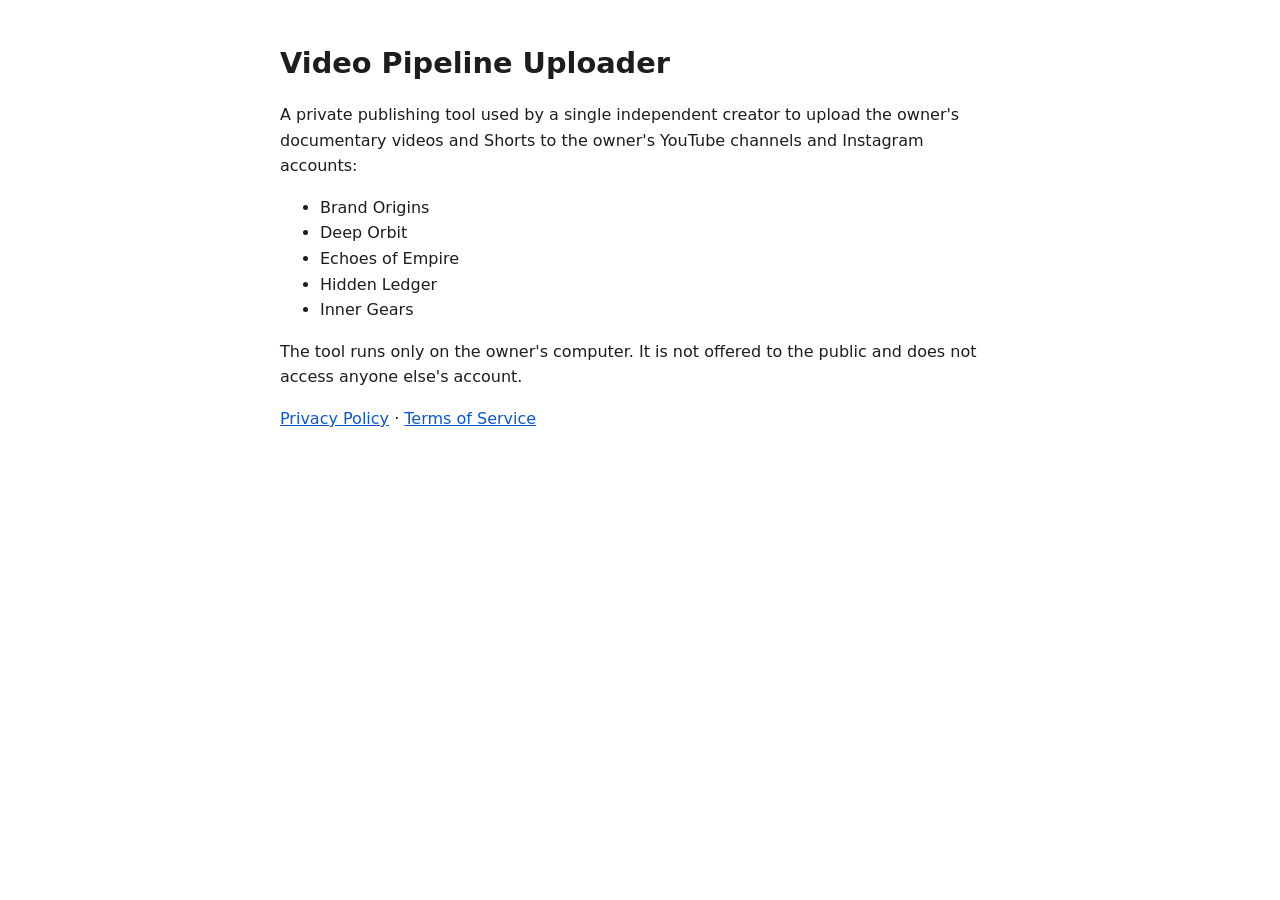
<file: index.html>
<!doctype html>
<html lang="en">
<head><meta charset="utf-8"><meta name="viewport" content="width=device-width,initial-scale=1">
<title>Video Pipeline Uploader</title><link rel="stylesheet" href="style.css"></head>
<body><main>
<h1>Video Pipeline Uploader</h1>
<p>A private publishing tool used by a single independent creator to upload the owner's documentary videos and Shorts to the owner's YouTube channels and Instagram accounts:</p>
<ul><li>Brand Origins</li><li>Deep Orbit</li><li>Echoes of Empire</li><li>Hidden Ledger</li><li>Inner Gears</li></ul>
<p>The tool runs only on the owner's computer. It is not offered to the public and does not access anyone else's account.</p>
<p><a href="privacy.html">Privacy Policy</a> · <a href="terms.html">Terms of Service</a></p>
</main></body></html>
</file>
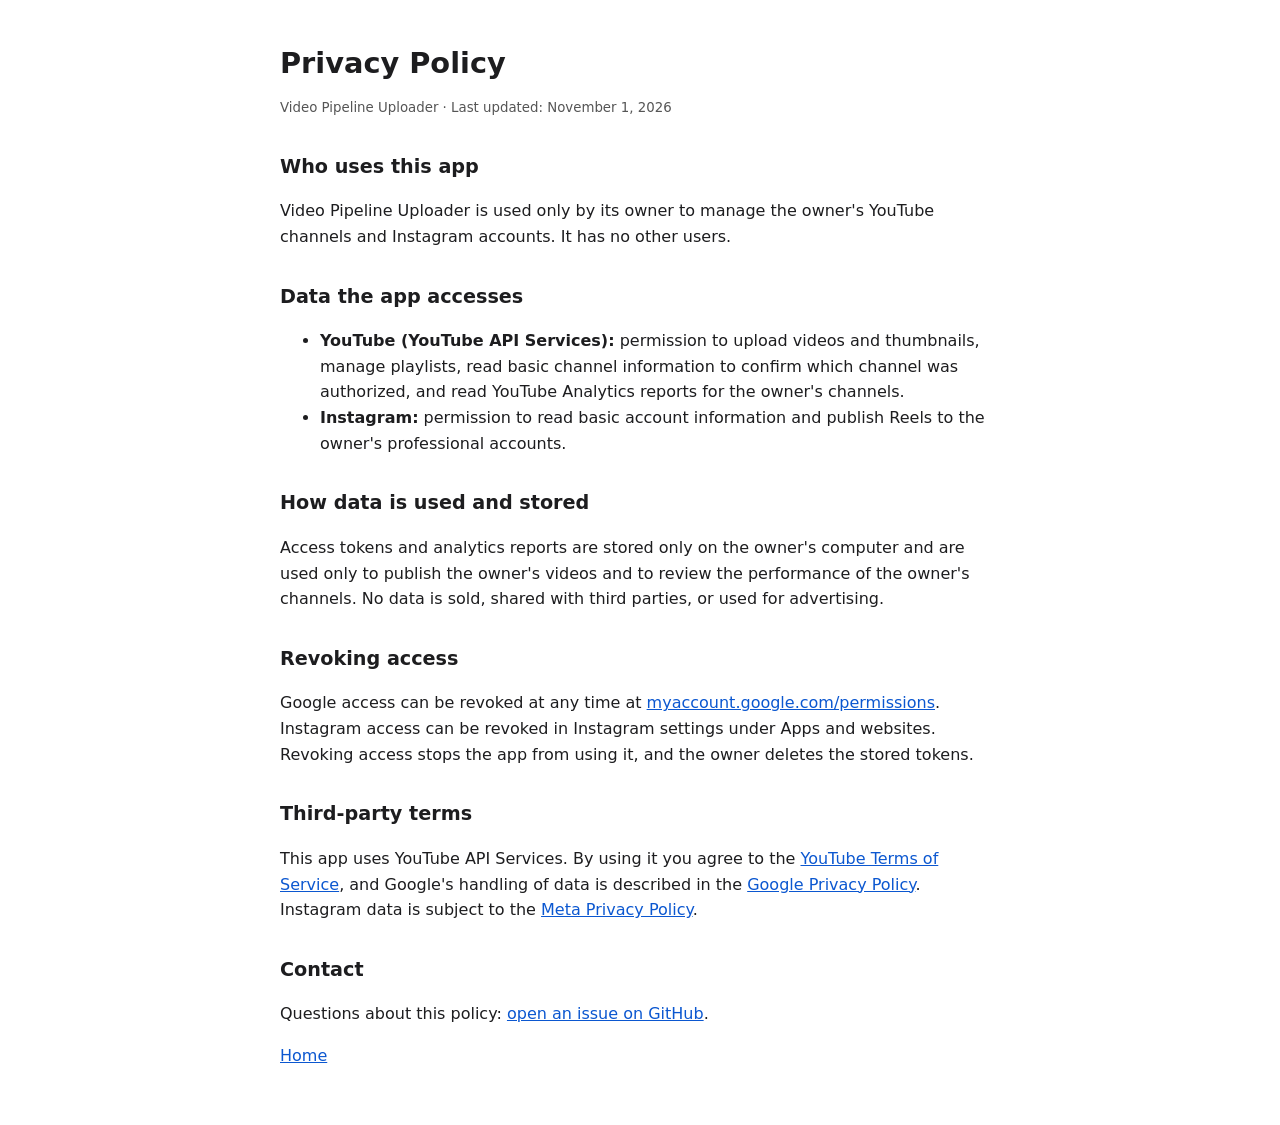
<file: privacy.html>
<!doctype html>
<html lang="en">
<head><meta charset="utf-8"><meta name="viewport" content="width=device-width,initial-scale=1">
<title>Privacy Policy</title><link rel="stylesheet" href="style.css"></head>
<body><main>
<h1>Privacy Policy</h1>
<small>Video Pipeline Uploader · Last updated: November 1, 2026</small>
<h2>Who uses this app</h2>
<p>Video Pipeline Uploader is used only by its owner to manage the owner's YouTube channels and Instagram accounts. It has no other users.</p>
<h2>Data the app accesses</h2>
<ul>
<li><strong>YouTube (YouTube API Services):</strong> permission to upload videos and thumbnails, manage playlists, read basic channel information to confirm which channel was authorized, and read YouTube Analytics reports for the owner's channels.</li>
<li><strong>Instagram:</strong> permission to read basic account information and publish Reels to the owner's professional accounts.</li>
</ul>
<h2>How data is used and stored</h2>
<p>Access tokens and analytics reports are stored only on the owner's computer and are used only to publish the owner's videos and to review the performance of the owner's channels. No data is sold, shared with third parties, or used for advertising.</p>
<h2>Revoking access</h2>
<p>Google access can be revoked at any time at <a href="https://myaccount.google.com/permissions">myaccount.google.com/permissions</a>. Instagram access can be revoked in Instagram settings under Apps and websites. Revoking access stops the app from using it, and the owner deletes the stored tokens.</p>
<h2>Third-party terms</h2>
<p>This app uses YouTube API Services. By using it you agree to the <a href="https://www.youtube.com/t/terms">YouTube Terms of Service</a>, and Google's handling of data is described in the <a href="https://policies.google.com/privacy">Google Privacy Policy</a>. Instagram data is subject to the <a href="https://privacycenter.instagram.com/policy">Meta Privacy Policy</a>.</p>
<h2>Contact</h2>
<p>Questions about this policy: <a href="https://github.com/Celsocag/celsocag.github.io/issues">open an issue on GitHub</a>.</p>
<p><a href="index.html">Home</a></p>
</main></body></html>
</file>
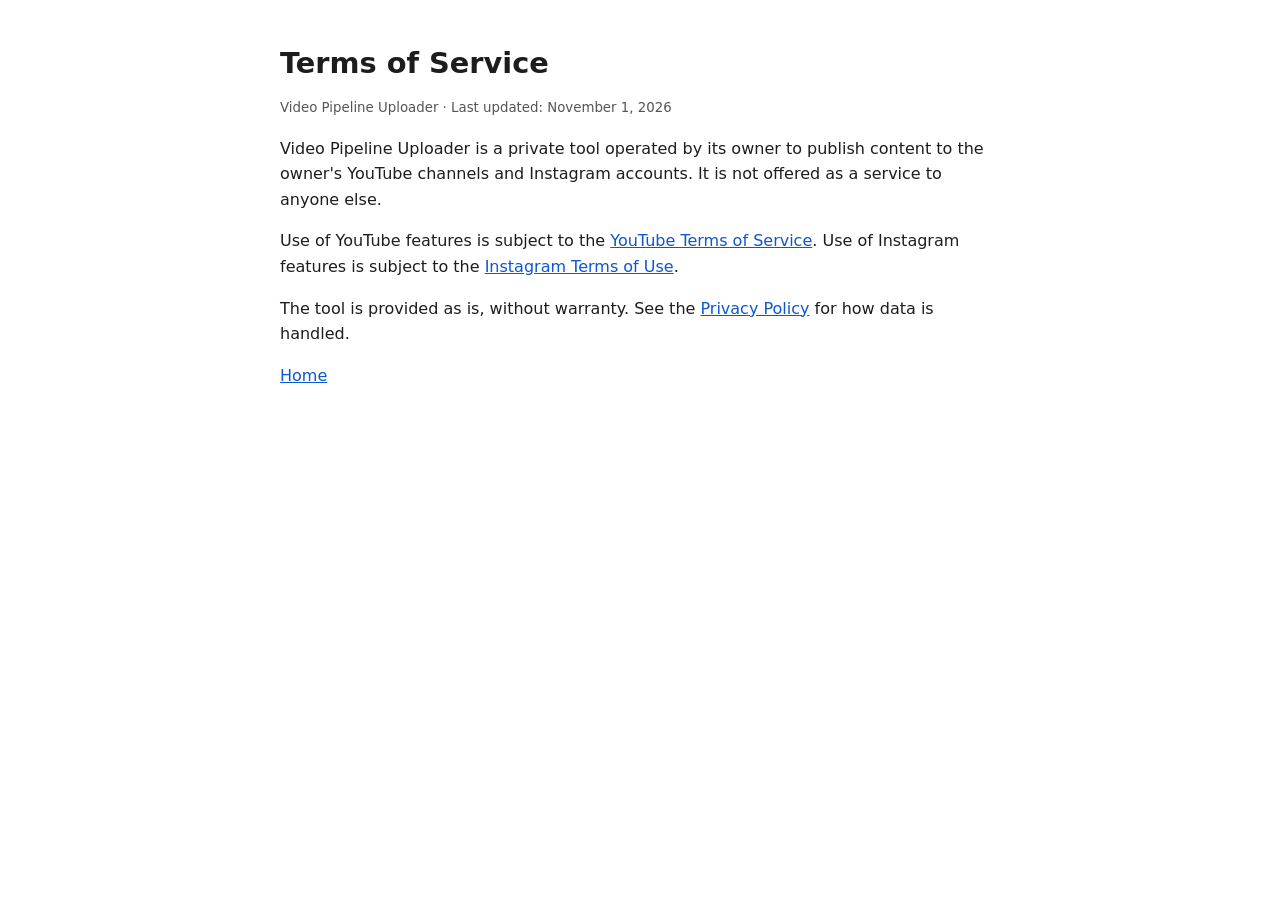
<file: terms.html>
<!doctype html>
<html lang="en">
<head><meta charset="utf-8"><meta name="viewport" content="width=device-width,initial-scale=1">
<title>Terms of Service</title><link rel="stylesheet" href="style.css"></head>
<body><main>
<h1>Terms of Service</h1>
<small>Video Pipeline Uploader · Last updated: November 1, 2026</small>
<p>Video Pipeline Uploader is a private tool operated by its owner to publish content to the owner's YouTube channels and Instagram accounts. It is not offered as a service to anyone else.</p>
<p>Use of YouTube features is subject to the <a href="https://www.youtube.com/t/terms">YouTube Terms of Service</a>. Use of Instagram features is subject to the <a href="https://help.instagram.com/581066165581870">Instagram Terms of Use</a>.</p>
<p>The tool is provided as is, without warranty. See the <a href="privacy.html">Privacy Policy</a> for how data is handled.</p>
<p><a href="index.html">Home</a></p>
</main></body></html>
</file>
<file: style.css>
:root{--bg:#fff;--fg:#1d1d1f;--muted:#555;--link:#0b57d0}
@media (prefers-color-scheme:dark){:root{--bg:#121212;--fg:#ececec;--muted:#aaa;--link:#8ab4f8}}
body{margin:0;background:var(--bg);color:var(--fg);font:16px/1.6 system-ui,-apple-system,Segoe UI,Roboto,sans-serif}
main{max-width:720px;margin:0 auto;padding:40px 16px}
h1{font-size:1.8rem;margin:0 0 .5rem}h2{font-size:1.2rem;margin-top:2rem}
p,li{color:var(--fg)}small{color:var(--muted)}a{color:var(--link)}
</file>
